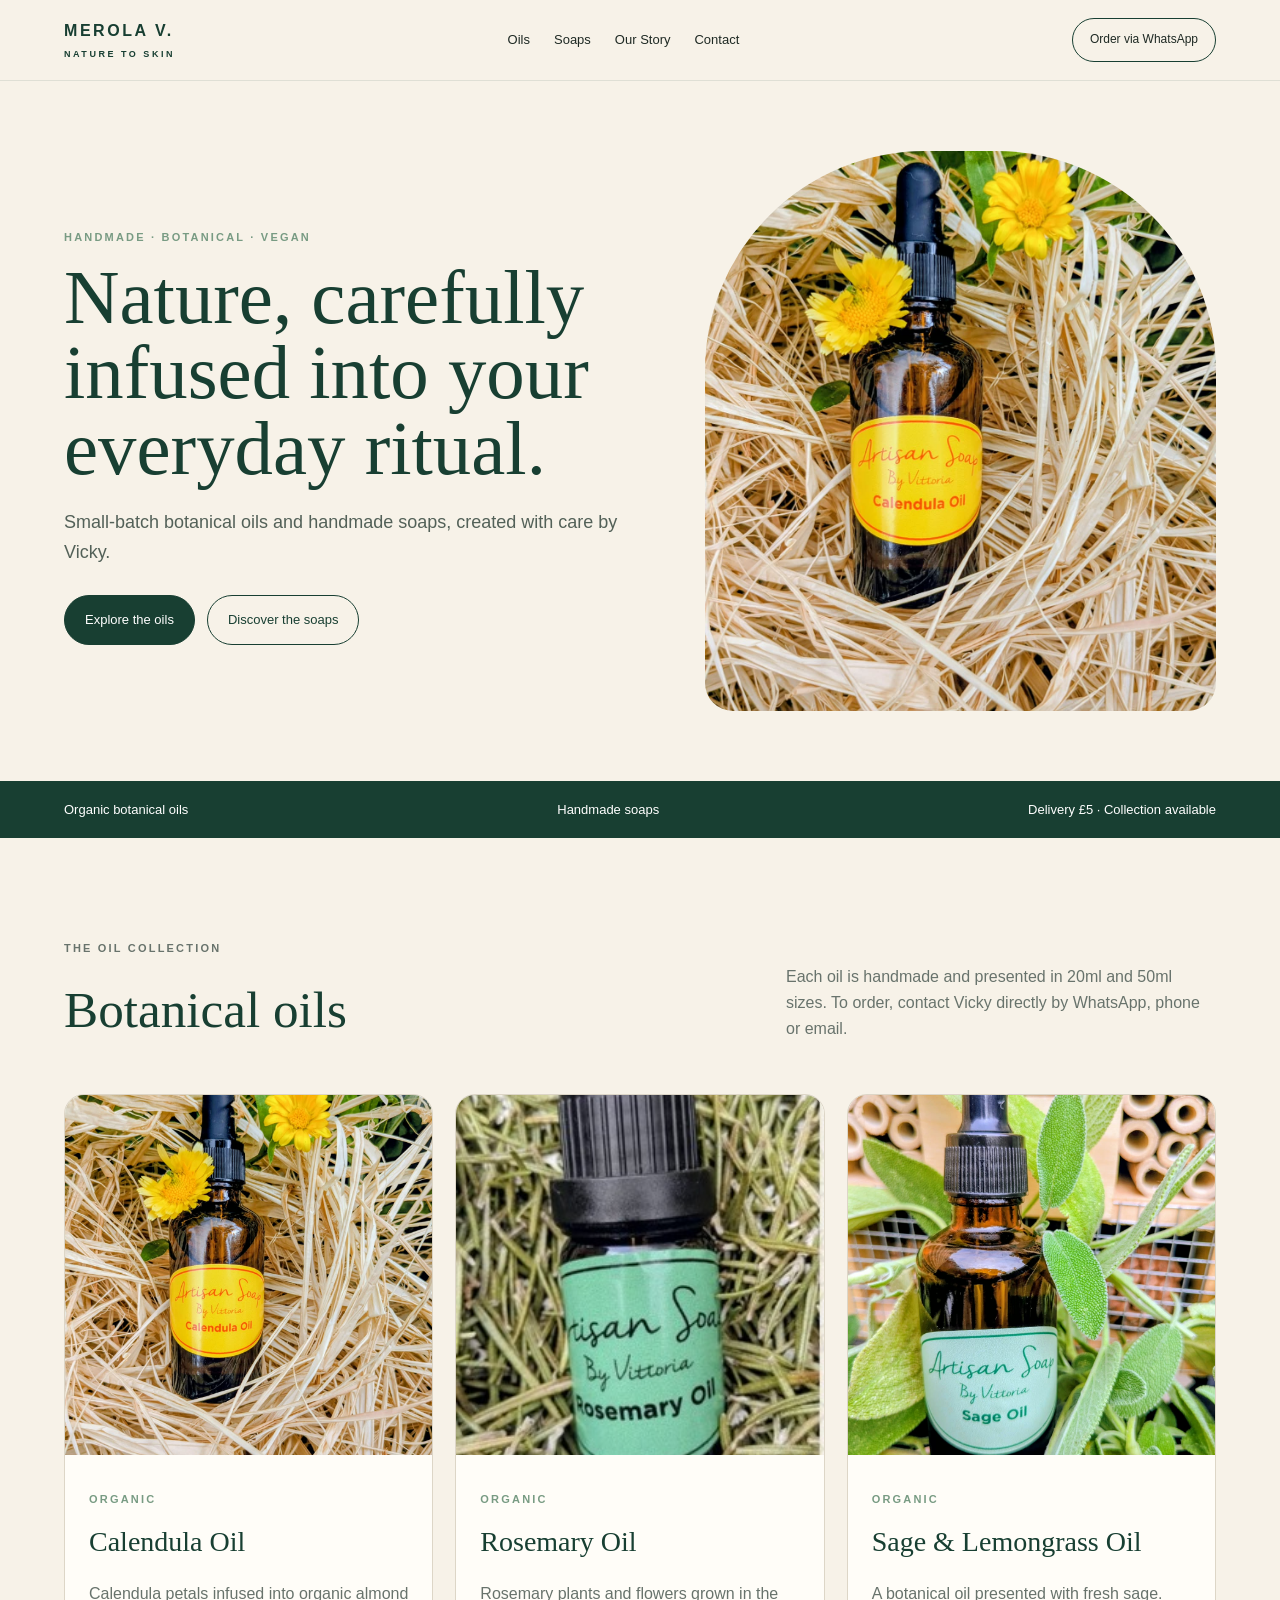
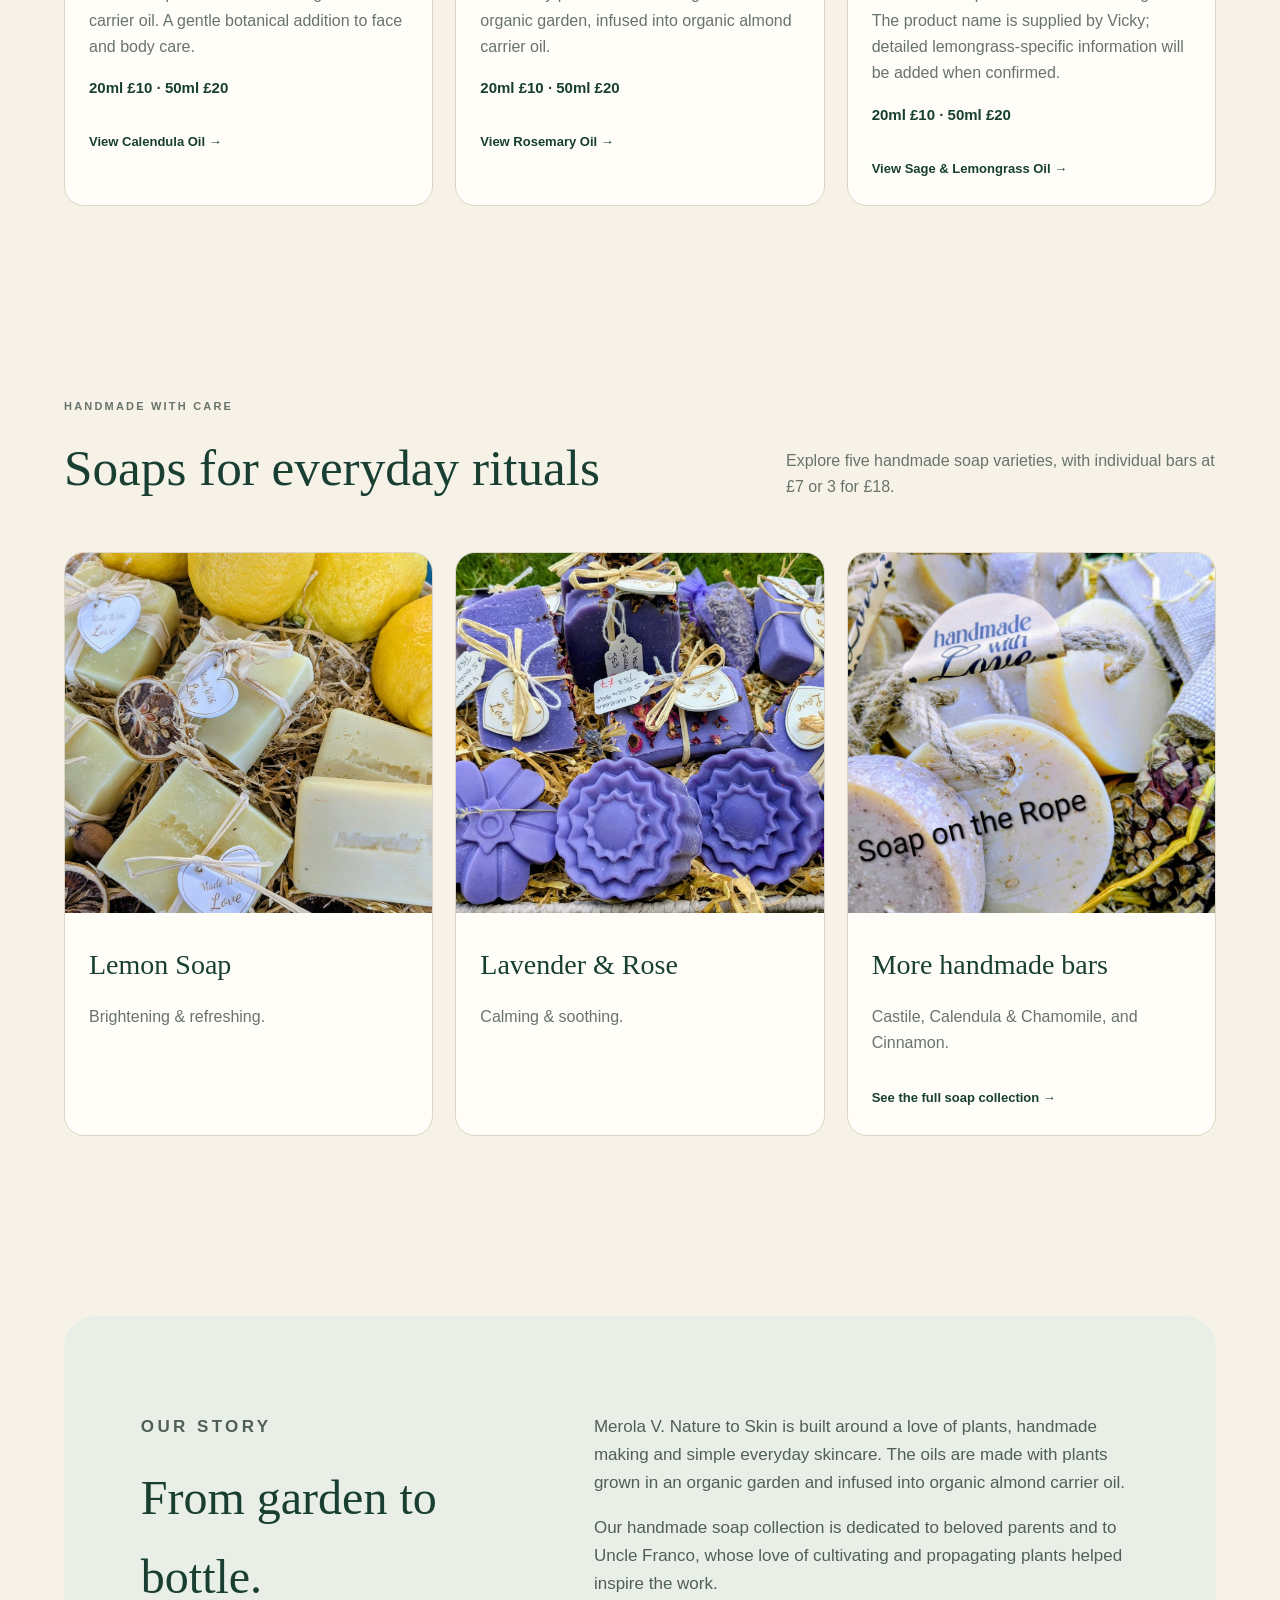
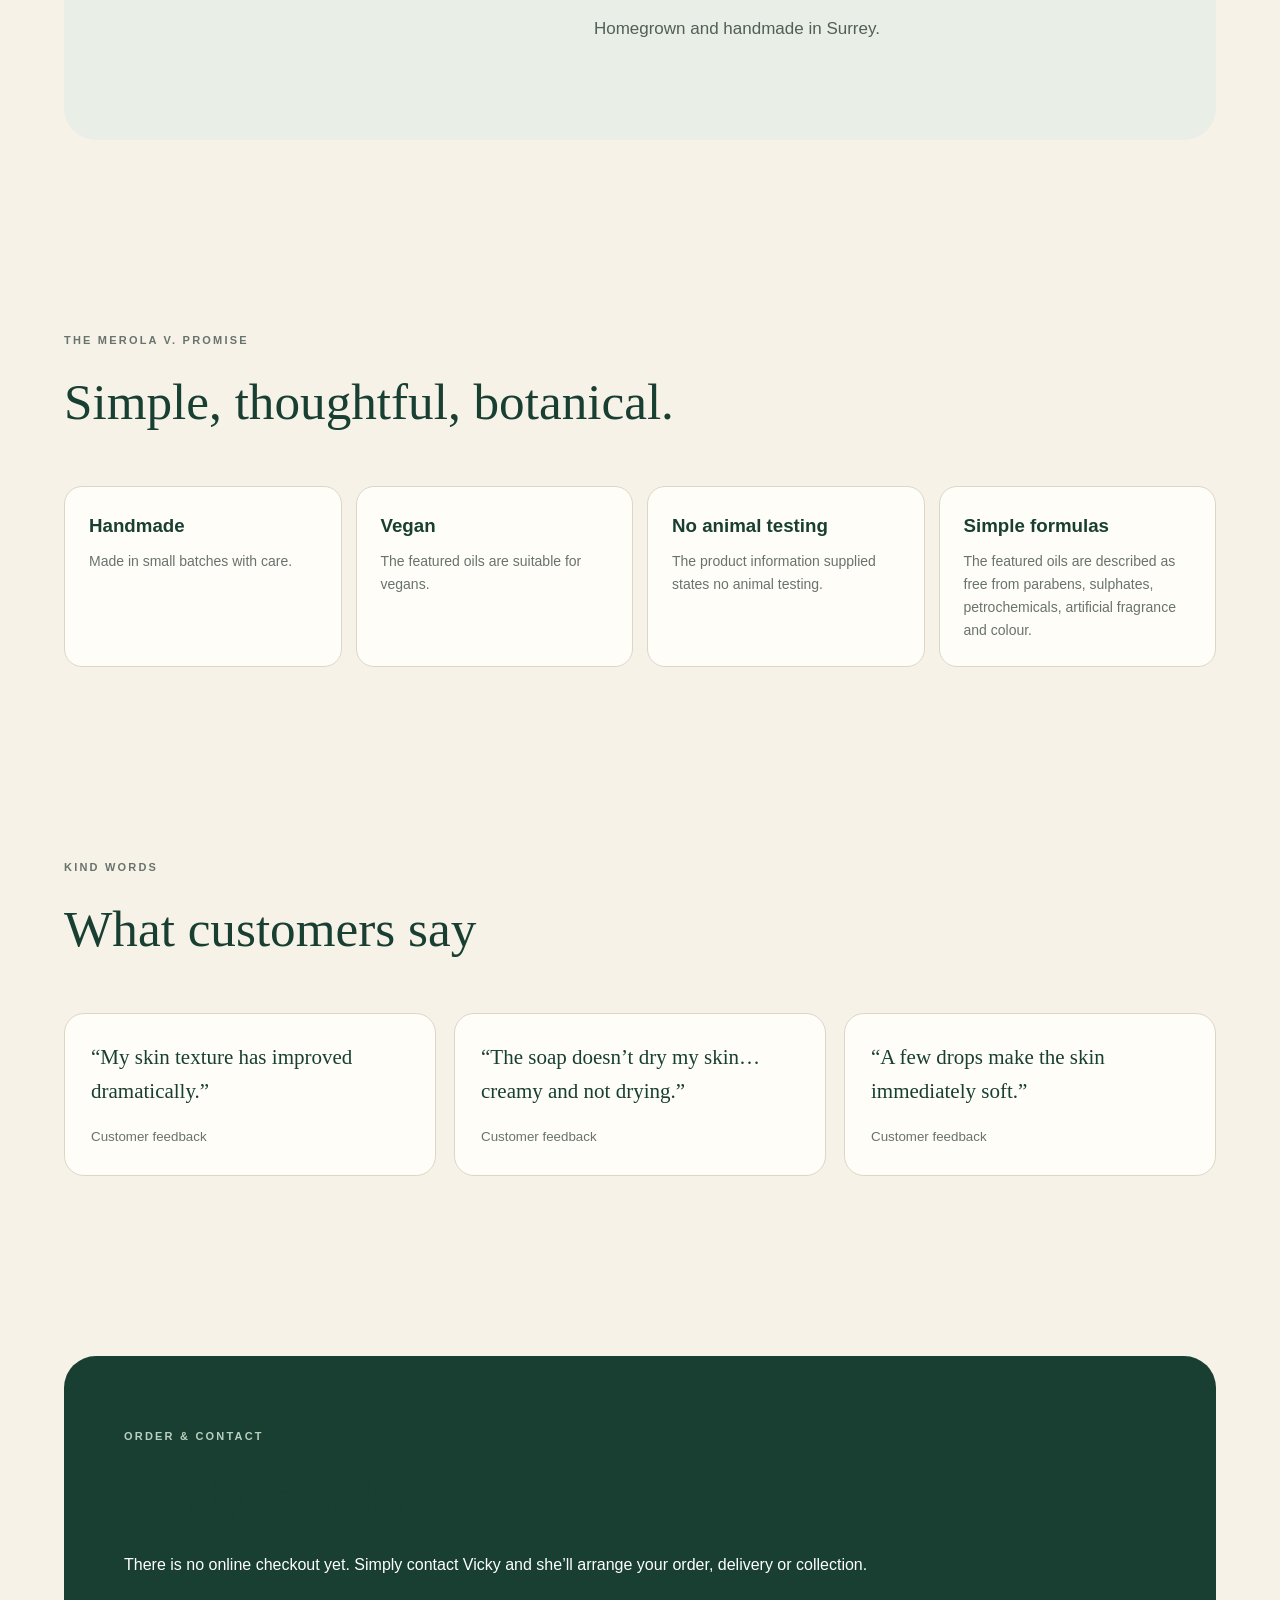
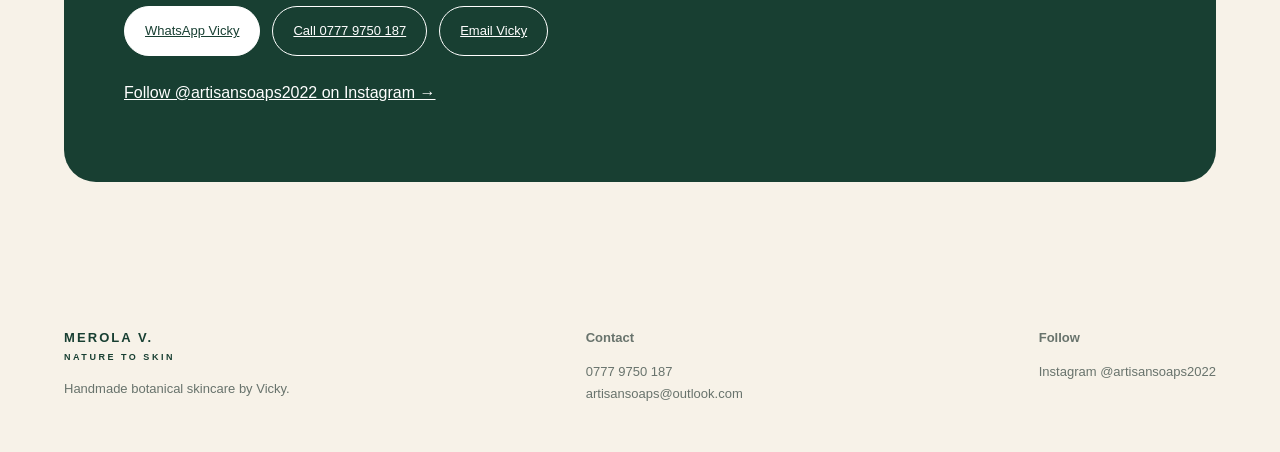
<file: index.html>
<!doctype html><html lang="en"><head><meta charset="utf-8"><meta name="viewport" content="width=device-width,initial-scale=1"><meta name="description" content="Handmade botanical skincare by Merola V. Nature to Skin."><title>Merola V. | Nature to Skin</title><link rel="stylesheet" href="styles.css"></head><body><header class="site-header"><a class="brand" href="index.html"><span>MEROLA V.</span><small>NATURE TO SKIN</small></a><nav class="nav"><a href="index.html#shop">Oils</a><a href="soaps.html">Soaps</a><a href="index.html#story">Our Story</a><a href="index.html#contact">Contact</a></nav><a class="header-cta" href="https://wa.me/447779750187?text=Hello%20Vicky%2C%20I%20would%20like%20to%20place%20an%20order.%20Please%20let%20me%20know%20the%20next%20steps.%20Thank%20you%21">Order via WhatsApp</a></header><main><section class="wrap hero"><div><p class="eyebrow">HANDMADE · BOTANICAL · VEGAN</p><h1>Nature, carefully infused into your everyday ritual.</h1><p class="lead">Small-batch botanical oils and handmade soaps, created with care by Vicky.</p><div class="buttons"><a class="button" href="#shop">Explore the oils</a><a class="button alt" href="soaps.html">Discover the soaps</a></div></div><div class="hero-photo"><img src="calendula-oil.jpg" alt="Organic Calendula Oil with calendula flowers"></div></section><div class="band"><div class="wrap"><span>Organic botanical oils</span><span>Handmade soaps</span><span>Delivery £5 · Collection available</span></div></div>
<section id="shop" class="section wrap"><div class="section-head"><div><p class="eyebrow">THE OIL COLLECTION</p><h2>Botanical oils</h2></div><p>Each oil is handmade and presented in 20ml and 50ml sizes. To order, contact Vicky directly by WhatsApp, phone or email.</p></div><div class="grid3">
<article class="card"><img src="calendula-oil.jpg" alt="Organic Calendula Oil"><div class="card-body"><p class="eyebrow">ORGANIC</p><h3>Calendula Oil</h3><p class="muted">Calendula petals infused into organic almond carrier oil. A gentle botanical addition to face and body care.</p><p class="price">20ml £10 · 50ml £20</p><a class="text-link" href="product-calendula.html">View Calendula Oil →</a></div></article>
<article class="card"><img src="rosemary-oil.jpg" alt="Organic Rosemary Oil"><div class="card-body"><p class="eyebrow">ORGANIC</p><h3>Rosemary Oil</h3><p class="muted">Rosemary plants and flowers grown in the organic garden, infused into organic almond carrier oil.</p><p class="price">20ml £10 · 50ml £20</p><a class="text-link" href="product-rosemary.html">View Rosemary Oil →</a></div></article>
<article class="card"><img src="sage-lemongrass-oil.jpg" alt="Organic Sage and Lemongrass Oil"><div class="card-body"><p class="eyebrow">ORGANIC</p><h3>Sage &amp; Lemongrass Oil</h3><p class="muted">A botanical oil presented with fresh sage. The product name is supplied by Vicky; detailed lemongrass-specific information will be added when confirmed.</p><p class="price">20ml £10 · 50ml £20</p><a class="text-link" href="product-sage-lemongrass.html">View Sage &amp; Lemongrass Oil →</a></div></article>
</div></section>
<section class="section wrap"><div class="section-head"><div><p class="eyebrow">HANDMADE WITH CARE</p><h2>Soaps for everyday rituals</h2></div><p>Explore five handmade soap varieties, with individual bars at £7 or 3 for £18.</p></div><div class="grid3"><article class="card"><img src="lemon-soap.jpg" alt="Handmade Lemon Soap"><div class="card-body"><h3>Lemon Soap</h3><p class="muted">Brightening &amp; refreshing.</p></div></article><article class="card"><img src="lavender-rose-soap.jpg" alt="Handmade Lavender and Rose Soap"><div class="card-body"><h3>Lavender &amp; Rose</h3><p class="muted">Calming &amp; soothing.</p></div></article><article class="card"><img src="soap-rope.jpg" alt="Handmade soap on a rope"><div class="card-body"><h3>More handmade bars</h3><p class="muted">Castile, Calendula &amp; Chamomile, and Cinnamon.</p><a class="text-link" href="soaps.html">See the full soap collection →</a></div></article></div></section>
<section id="story" class="section wrap"><div class="story"><div><p class="eyebrow">OUR STORY</p><h2>From garden to bottle.</h2></div><div><p>Merola V. Nature to Skin is built around a love of plants, handmade making and simple everyday skincare. The oils are made with plants grown in an organic garden and infused into organic almond carrier oil.</p><p>Our handmade soap collection is dedicated to beloved parents and to Uncle Franco, whose love of cultivating and propagating plants helped inspire the work.</p><p class="small">Homegrown and handmade in Surrey.</p></div></div></section>
<section class="section wrap"><div class="section-head"><div><p class="eyebrow">THE MEROLA V. PROMISE</p><h2>Simple, thoughtful, botanical.</h2></div></div><div class="feature-grid"><div class="feature"><h3>Handmade</h3><p>Made in small batches with care.</p></div><div class="feature"><h3>Vegan</h3><p>The featured oils are suitable for vegans.</p></div><div class="feature"><h3>No animal testing</h3><p>The product information supplied states no animal testing.</p></div><div class="feature"><h3>Simple formulas</h3><p>The featured oils are described as free from parabens, sulphates, petrochemicals, artificial fragrance and colour.</p></div></div></section>
<section class="section wrap"><div class="section-head"><div><p class="eyebrow">KIND WORDS</p><h2>What customers say</h2></div></div><div class="testimonials"><div class="quote"><p>“My skin texture has improved dramatically.”</p><small>Customer feedback</small></div><div class="quote"><p>“The soap doesn’t dry my skin… creamy and not drying.”</p><small>Customer feedback</small></div><div class="quote"><p>“A few drops make the skin immediately soft.”</p><small>Customer feedback</small></div></div></section>
<section id="contact" class="section wrap"><div class="contact"><p class="eyebrow" style="color:#b9cfbf">ORDER &amp; CONTACT</p><h2>Ready to order?</h2><p>There is no online checkout yet. Simply contact Vicky and she’ll arrange your order, delivery or collection.</p><div class="buttons"><a class="button" style="background:#fff;color:var(--green);border-color:#fff" href="https://wa.me/447779750187?text=Hello%20Vicky%2C%20I%20would%20like%20to%20place%20an%20order.%20Please%20let%20me%20know%20the%20next%20steps.%20Thank%20you%21">WhatsApp Vicky</a><a class="button alt" style="color:#fff;border-color:#fff" href="tel:+447779750187">Call 0777 9750 187</a><a class="button alt" style="color:#fff;border-color:#fff" href="mailto:artisansoaps@outlook.com">Email Vicky</a></div><p style="margin-top:24px"><a href="https://www.instagram.com/artisansoaps2022/" target="_blank" rel="noopener">Follow @artisansoaps2022 on Instagram →</a></p></div></section></main><footer class="footer wrap"><div><a class="brand" href="index.html"><span>MEROLA V.</span><small>NATURE TO SKIN</small></a><p>Handmade botanical skincare by Vicky.</p></div><div><strong>Contact</strong><p><a href="tel:+447779750187">0777 9750 187</a><br><a href="mailto:artisansoaps@outlook.com">artisansoaps@outlook.com</a></p></div><div><strong>Follow</strong><p><a href="https://www.instagram.com/artisansoaps2022/" target="_blank" rel="noopener">Instagram @artisansoaps2022</a></p></div></footer></body></html>
</file>
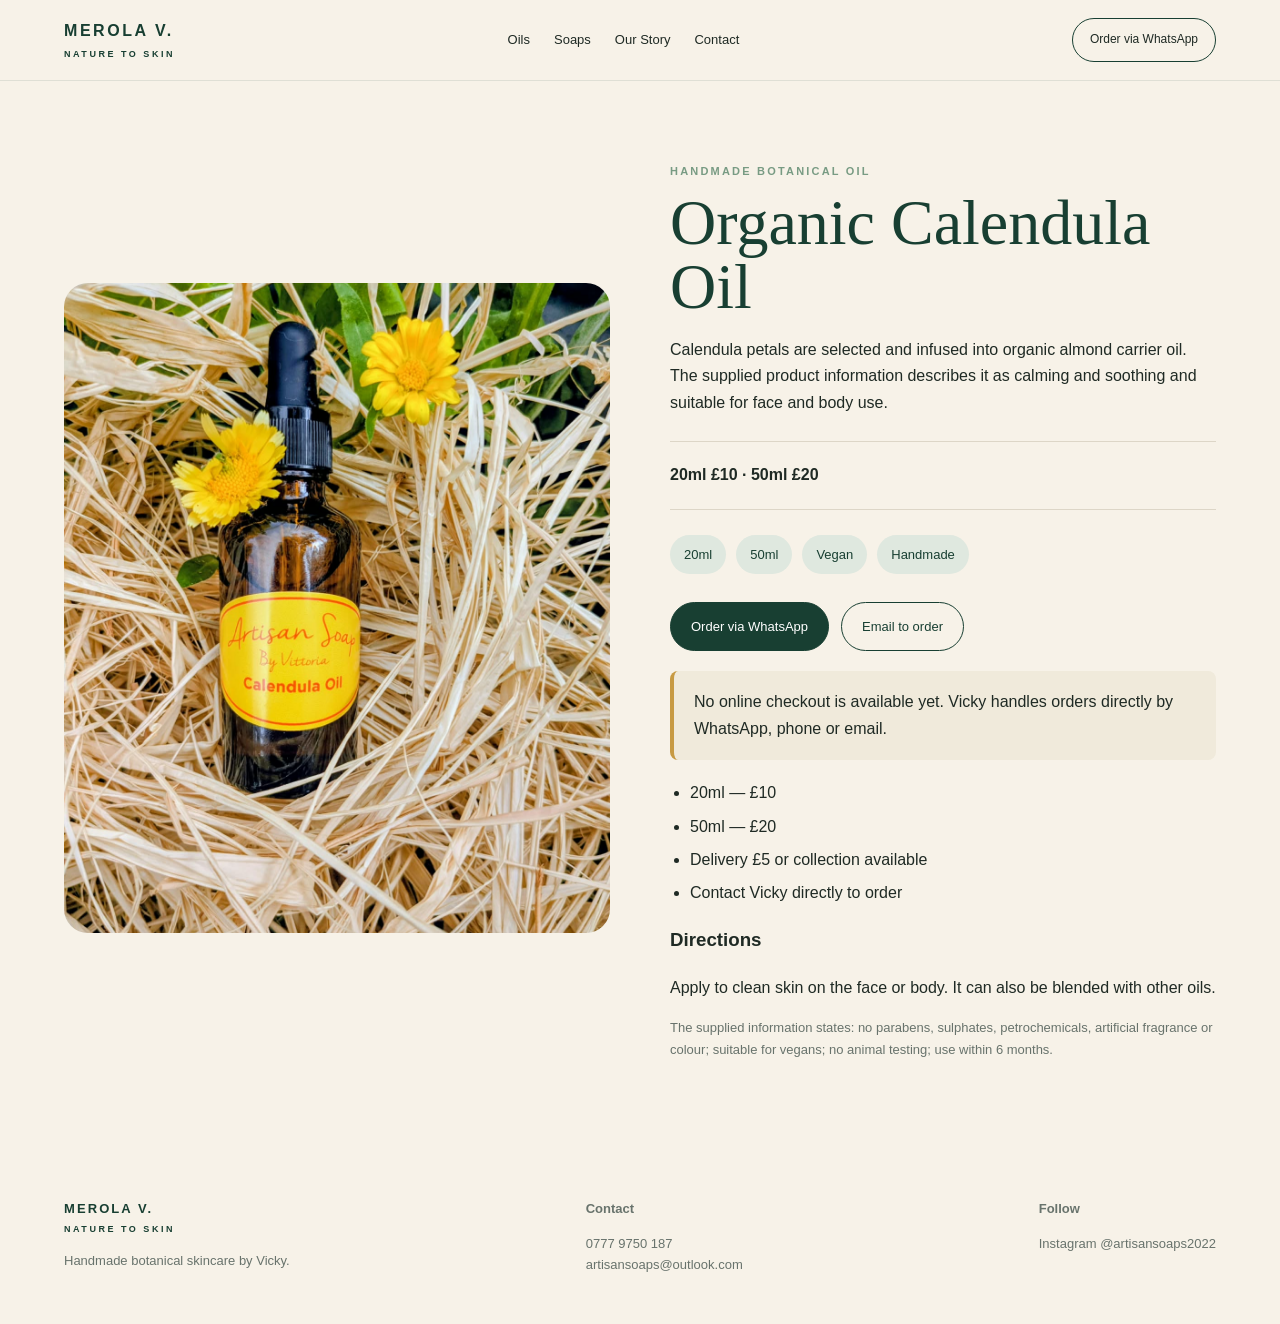
<file: product-calendula.html>
<!doctype html><html lang="en"><head><meta charset="utf-8"><meta name="viewport" content="width=device-width,initial-scale=1"><meta name="description" content="Handmade botanical skincare by Merola V. Nature to Skin."><title>Organic Calendula Oil | Merola V.</title><link rel="stylesheet" href="styles.css"></head><body><header class="site-header"><a class="brand" href="index.html"><span>MEROLA V.</span><small>NATURE TO SKIN</small></a><nav class="nav"><a href="index.html#shop">Oils</a><a href="soaps.html">Soaps</a><a href="index.html#story">Our Story</a><a href="index.html#contact">Contact</a></nav><a class="header-cta" href="https://wa.me/447779750187?text=Hello%20Vicky%2C%20I%20would%20like%20to%20place%20an%20order.%20Please%20let%20me%20know%20the%20next%20steps.%20Thank%20you%21">Order via WhatsApp</a></header><main><section class="wrap product-hero"><div><img src="calendula-oil.jpg" alt="Organic Calendula Oil"></div><div><p class="eyebrow">HANDMADE BOTANICAL OIL</p><h1>Organic Calendula Oil</h1><p class="lead">Calendula petals are selected and infused into organic almond carrier oil. The supplied product information describes it as calming and soothing and suitable for face and body use.</p><div class="price-box"><strong>20ml £10 · 50ml £20</strong></div><div class="sizes"><span class="pill">20ml</span><span class="pill">50ml</span><span class="pill">Vegan</span><span class="pill">Handmade</span></div><div class="buttons"><a class="button" href="https://wa.me/447779750187?text=Hello%20Vicky%2C%20I%20would%20like%20to%20order%20Organic%20Calendula%20Oil.%20Please%20let%20me%20know%20the%20next%20steps.%20Thank%20you%21">Order via WhatsApp</a><a class="button alt" href="mailto:artisansoaps@outlook.com?subject=Order%20enquiry%20%E2%80%94%20Organic%20Calendula%20Oil">Email to order</a></div><div class="notice">No online checkout is available yet. Vicky handles orders directly by WhatsApp, phone or email.</div><ul class="detail-list"><li>20ml — £10</li><li>50ml — £20</li><li>Delivery £5 or collection available</li><li>Contact Vicky directly to order</li></ul><h3>Directions</h3><p>Apply to clean skin on the face or body. It can also be blended with other oils.</p><p class="small">The supplied information states: no parabens, sulphates, petrochemicals, artificial fragrance or colour; suitable for vegans; no animal testing; use within 6 months.</p></div></section></main><footer class="footer wrap"><div><a class="brand" href="index.html"><span>MEROLA V.</span><small>NATURE TO SKIN</small></a><p>Handmade botanical skincare by Vicky.</p></div><div><strong>Contact</strong><p><a href="tel:+447779750187">0777 9750 187</a><br><a href="mailto:artisansoaps@outlook.com">artisansoaps@outlook.com</a></p></div><div><strong>Follow</strong><p><a href="https://www.instagram.com/artisansoaps2022/" target="_blank" rel="noopener">Instagram @artisansoaps2022</a></p></div></footer></body></html>
</file>
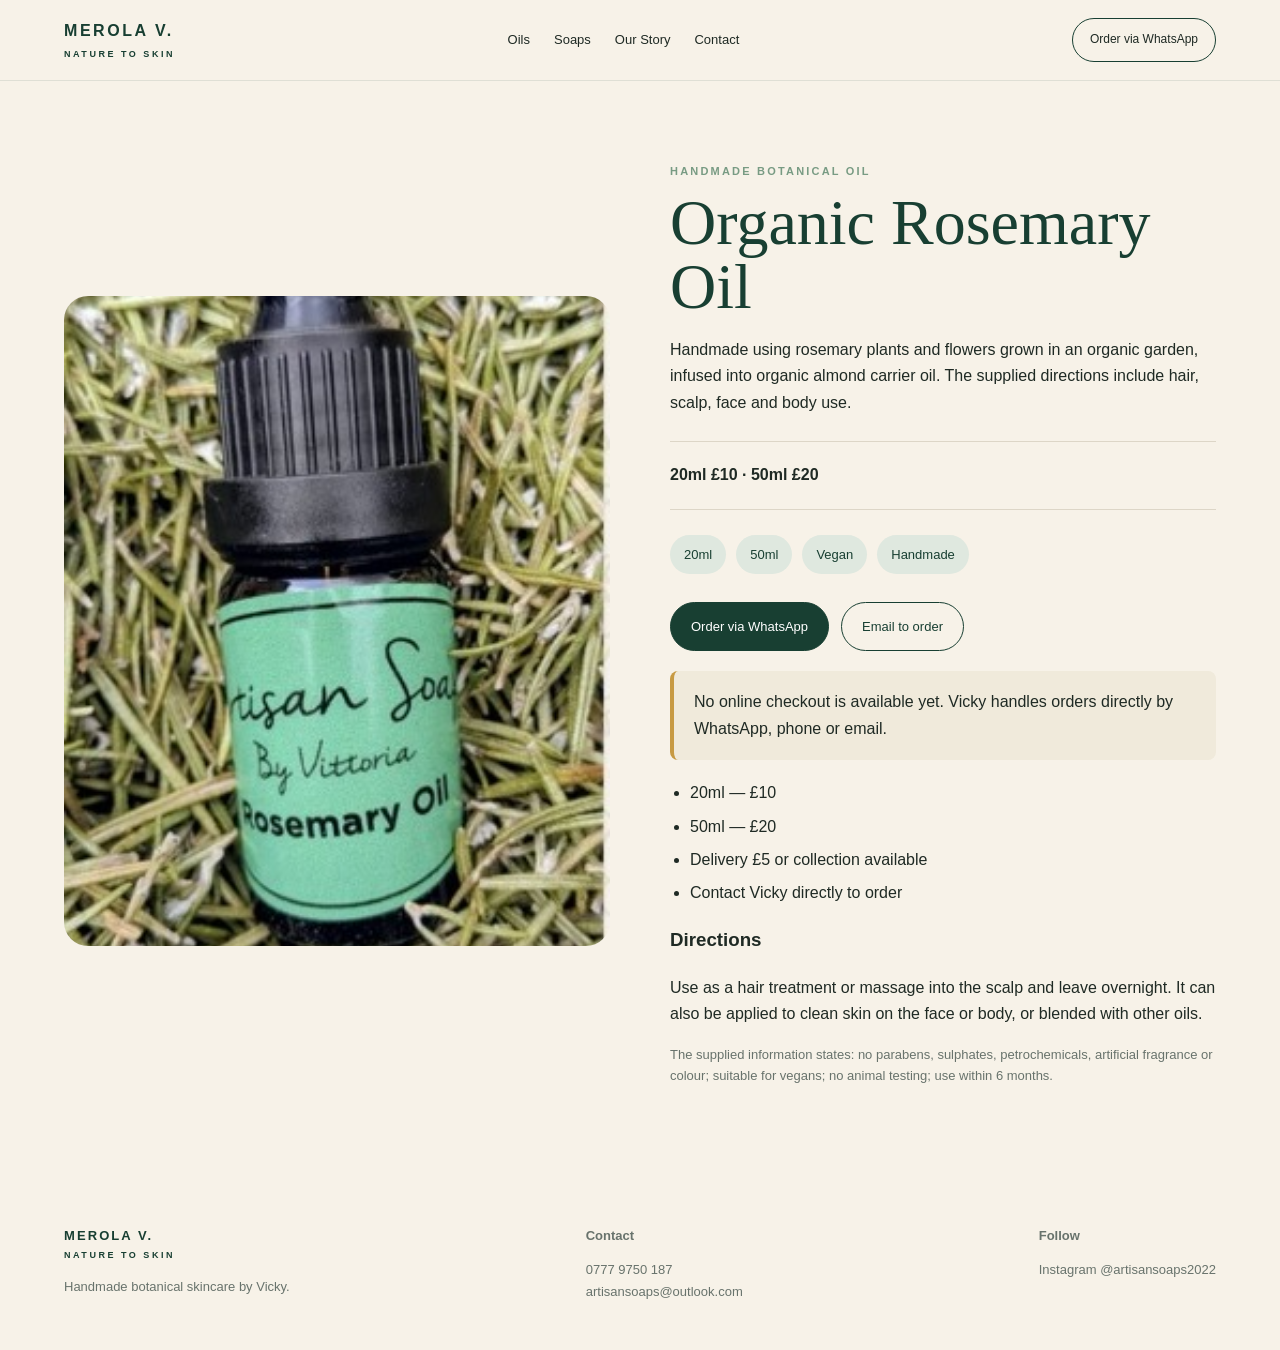
<file: product-rosemary.html>
<!doctype html><html lang="en"><head><meta charset="utf-8"><meta name="viewport" content="width=device-width,initial-scale=1"><meta name="description" content="Handmade botanical skincare by Merola V. Nature to Skin."><title>Organic Rosemary Oil | Merola V.</title><link rel="stylesheet" href="styles.css"></head><body><header class="site-header"><a class="brand" href="index.html"><span>MEROLA V.</span><small>NATURE TO SKIN</small></a><nav class="nav"><a href="index.html#shop">Oils</a><a href="soaps.html">Soaps</a><a href="index.html#story">Our Story</a><a href="index.html#contact">Contact</a></nav><a class="header-cta" href="https://wa.me/447779750187?text=Hello%20Vicky%2C%20I%20would%20like%20to%20place%20an%20order.%20Please%20let%20me%20know%20the%20next%20steps.%20Thank%20you%21">Order via WhatsApp</a></header><main><section class="wrap product-hero"><div><img src="rosemary-oil.jpg" alt="Organic Rosemary Oil"></div><div><p class="eyebrow">HANDMADE BOTANICAL OIL</p><h1>Organic Rosemary Oil</h1><p class="lead">Handmade using rosemary plants and flowers grown in an organic garden, infused into organic almond carrier oil. The supplied directions include hair, scalp, face and body use.</p><div class="price-box"><strong>20ml £10 · 50ml £20</strong></div><div class="sizes"><span class="pill">20ml</span><span class="pill">50ml</span><span class="pill">Vegan</span><span class="pill">Handmade</span></div><div class="buttons"><a class="button" href="https://wa.me/447779750187?text=Hello%20Vicky%2C%20I%20would%20like%20to%20order%20Organic%20Rosemary%20Oil.%20Please%20let%20me%20know%20the%20next%20steps.%20Thank%20you%21">Order via WhatsApp</a><a class="button alt" href="mailto:artisansoaps@outlook.com?subject=Order%20enquiry%20%E2%80%94%20Organic%20Rosemary%20Oil">Email to order</a></div><div class="notice">No online checkout is available yet. Vicky handles orders directly by WhatsApp, phone or email.</div><ul class="detail-list"><li>20ml — £10</li><li>50ml — £20</li><li>Delivery £5 or collection available</li><li>Contact Vicky directly to order</li></ul><h3>Directions</h3><p>Use as a hair treatment or massage into the scalp and leave overnight. It can also be applied to clean skin on the face or body, or blended with other oils.</p><p class="small">The supplied information states: no parabens, sulphates, petrochemicals, artificial fragrance or colour; suitable for vegans; no animal testing; use within 6 months.</p></div></section></main><footer class="footer wrap"><div><a class="brand" href="index.html"><span>MEROLA V.</span><small>NATURE TO SKIN</small></a><p>Handmade botanical skincare by Vicky.</p></div><div><strong>Contact</strong><p><a href="tel:+447779750187">0777 9750 187</a><br><a href="mailto:artisansoaps@outlook.com">artisansoaps@outlook.com</a></p></div><div><strong>Follow</strong><p><a href="https://www.instagram.com/artisansoaps2022/" target="_blank" rel="noopener">Instagram @artisansoaps2022</a></p></div></footer></body></html>
</file>
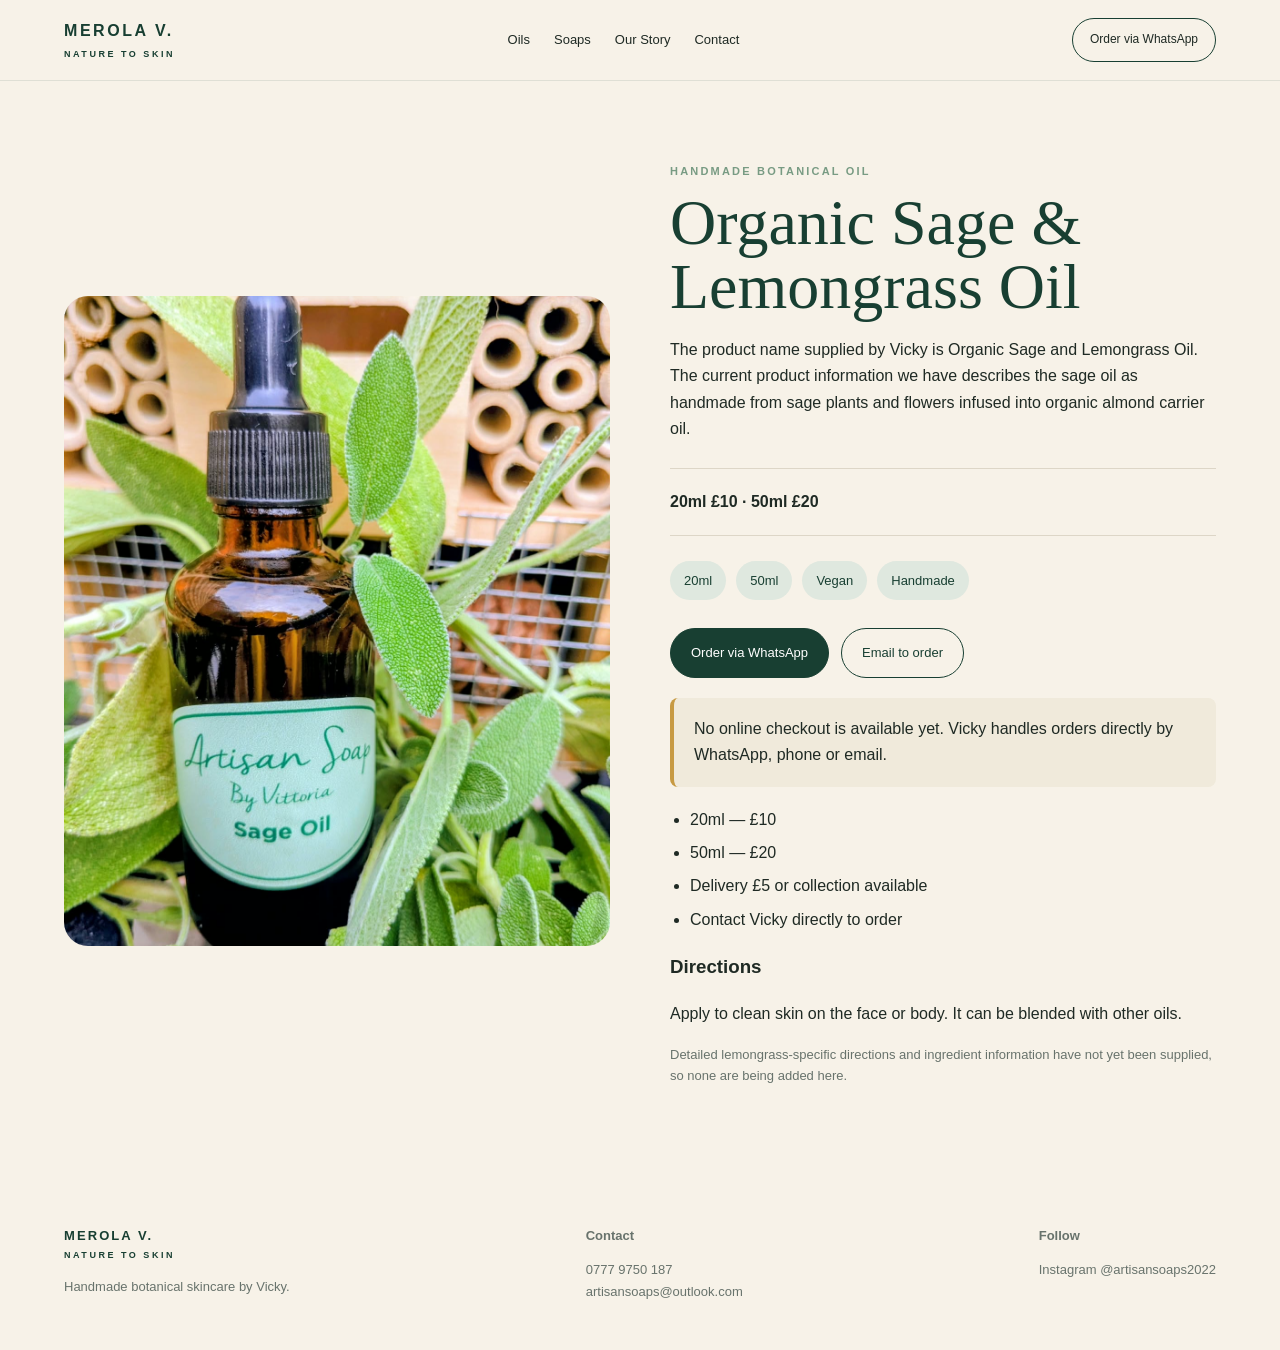
<file: product-sage-lemongrass.html>
<!doctype html><html lang="en"><head><meta charset="utf-8"><meta name="viewport" content="width=device-width,initial-scale=1"><meta name="description" content="Handmade botanical skincare by Merola V. Nature to Skin."><title>Organic Sage & Lemongrass Oil | Merola V.</title><link rel="stylesheet" href="styles.css"></head><body><header class="site-header"><a class="brand" href="index.html"><span>MEROLA V.</span><small>NATURE TO SKIN</small></a><nav class="nav"><a href="index.html#shop">Oils</a><a href="soaps.html">Soaps</a><a href="index.html#story">Our Story</a><a href="index.html#contact">Contact</a></nav><a class="header-cta" href="https://wa.me/447779750187?text=Hello%20Vicky%2C%20I%20would%20like%20to%20place%20an%20order.%20Please%20let%20me%20know%20the%20next%20steps.%20Thank%20you%21">Order via WhatsApp</a></header><main><section class="wrap product-hero"><div><img src="sage-lemongrass-oil.jpg" alt="Organic Sage & Lemongrass Oil"></div><div><p class="eyebrow">HANDMADE BOTANICAL OIL</p><h1>Organic Sage & Lemongrass Oil</h1><p class="lead">The product name supplied by Vicky is Organic Sage and Lemongrass Oil. The current product information we have describes the sage oil as handmade from sage plants and flowers infused into organic almond carrier oil.</p><div class="price-box"><strong>20ml £10 · 50ml £20</strong></div><div class="sizes"><span class="pill">20ml</span><span class="pill">50ml</span><span class="pill">Vegan</span><span class="pill">Handmade</span></div><div class="buttons"><a class="button" href="https://wa.me/447779750187?text=Hello%20Vicky%2C%20I%20would%20like%20to%20order%20Organic%20Sage%20%26%20Lemongrass%20Oil.%20Please%20let%20me%20know%20the%20next%20steps.%20Thank%20you%21">Order via WhatsApp</a><a class="button alt" href="mailto:artisansoaps@outlook.com?subject=Order%20enquiry%20%E2%80%94%20Organic%20Sage%20%26%20Lemongrass%20Oil">Email to order</a></div><div class="notice">No online checkout is available yet. Vicky handles orders directly by WhatsApp, phone or email.</div><ul class="detail-list"><li>20ml — £10</li><li>50ml — £20</li><li>Delivery £5 or collection available</li><li>Contact Vicky directly to order</li></ul><h3>Directions</h3><p>Apply to clean skin on the face or body. It can be blended with other oils.</p><p class="small">Detailed lemongrass-specific directions and ingredient information have not yet been supplied, so none are being added here.</p></div></section></main><footer class="footer wrap"><div><a class="brand" href="index.html"><span>MEROLA V.</span><small>NATURE TO SKIN</small></a><p>Handmade botanical skincare by Vicky.</p></div><div><strong>Contact</strong><p><a href="tel:+447779750187">0777 9750 187</a><br><a href="mailto:artisansoaps@outlook.com">artisansoaps@outlook.com</a></p></div><div><strong>Follow</strong><p><a href="https://www.instagram.com/artisansoaps2022/" target="_blank" rel="noopener">Instagram @artisansoaps2022</a></p></div></footer></body></html>
</file>
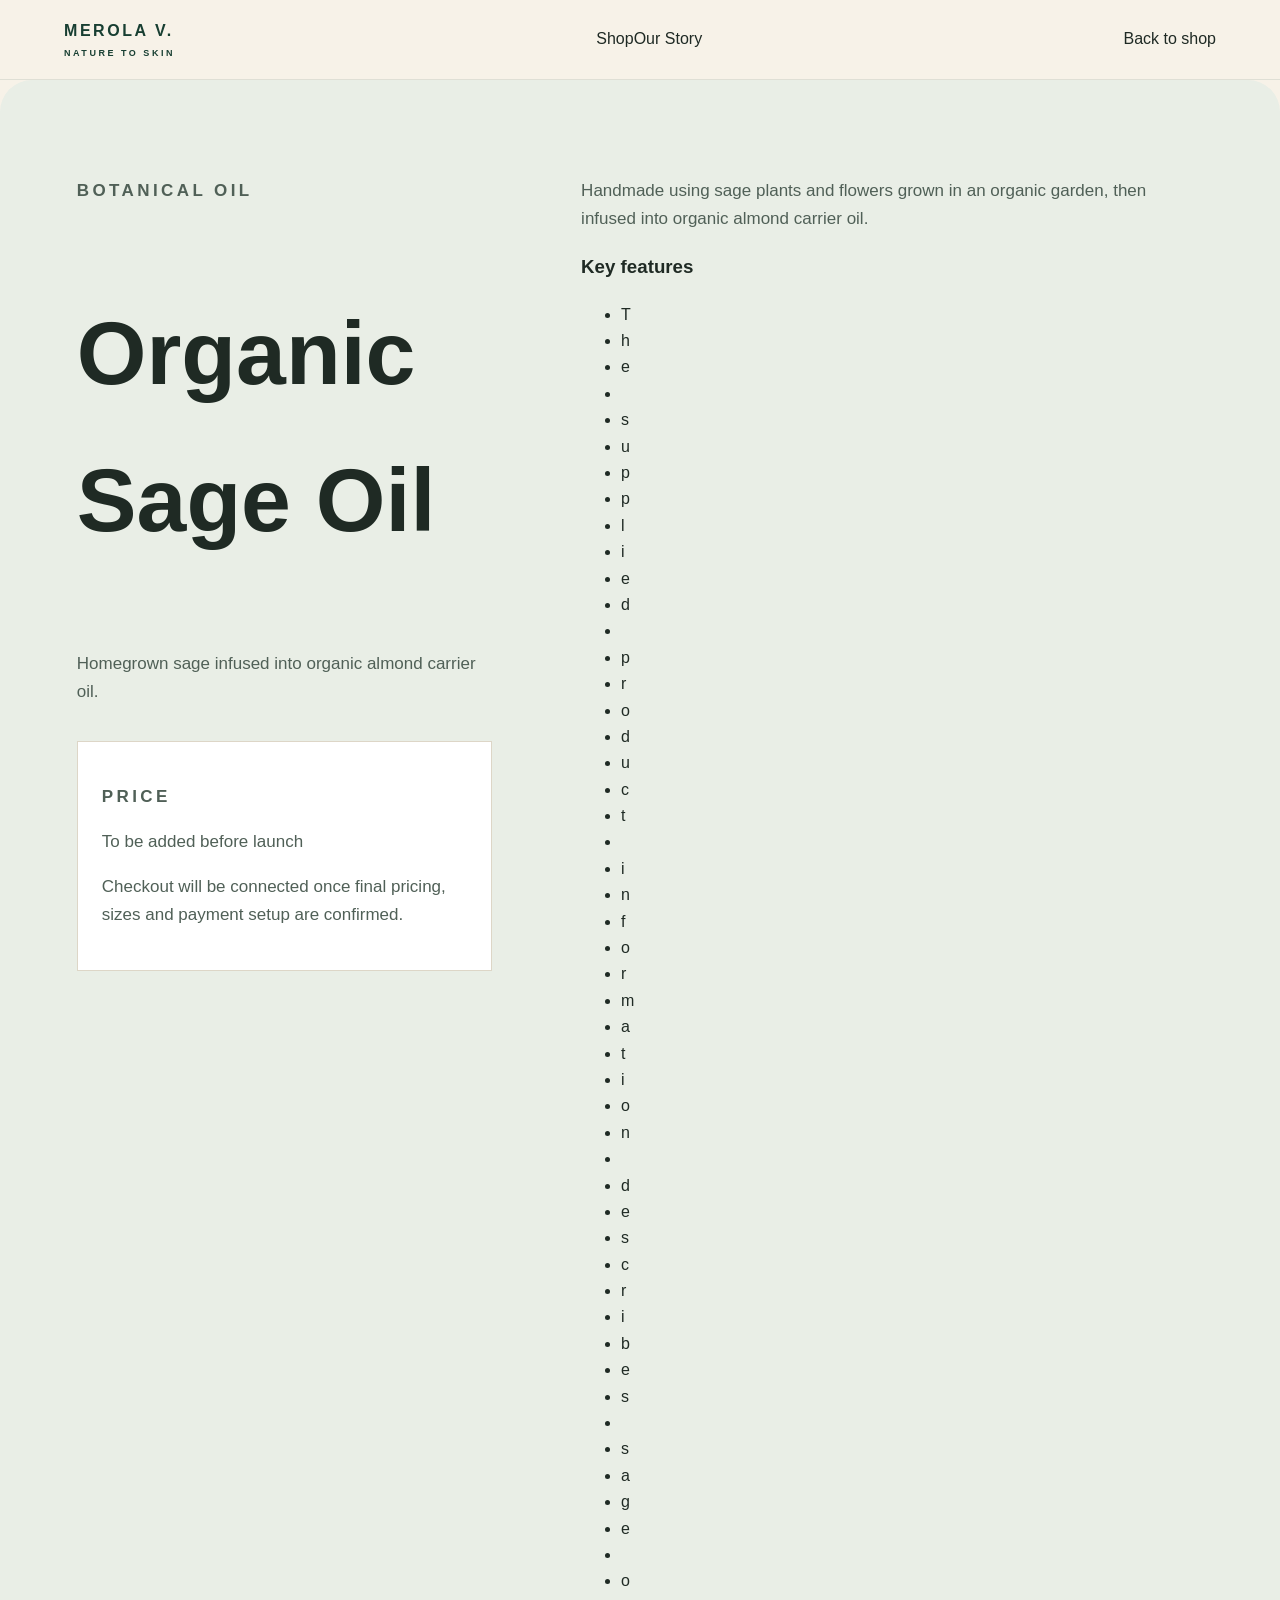
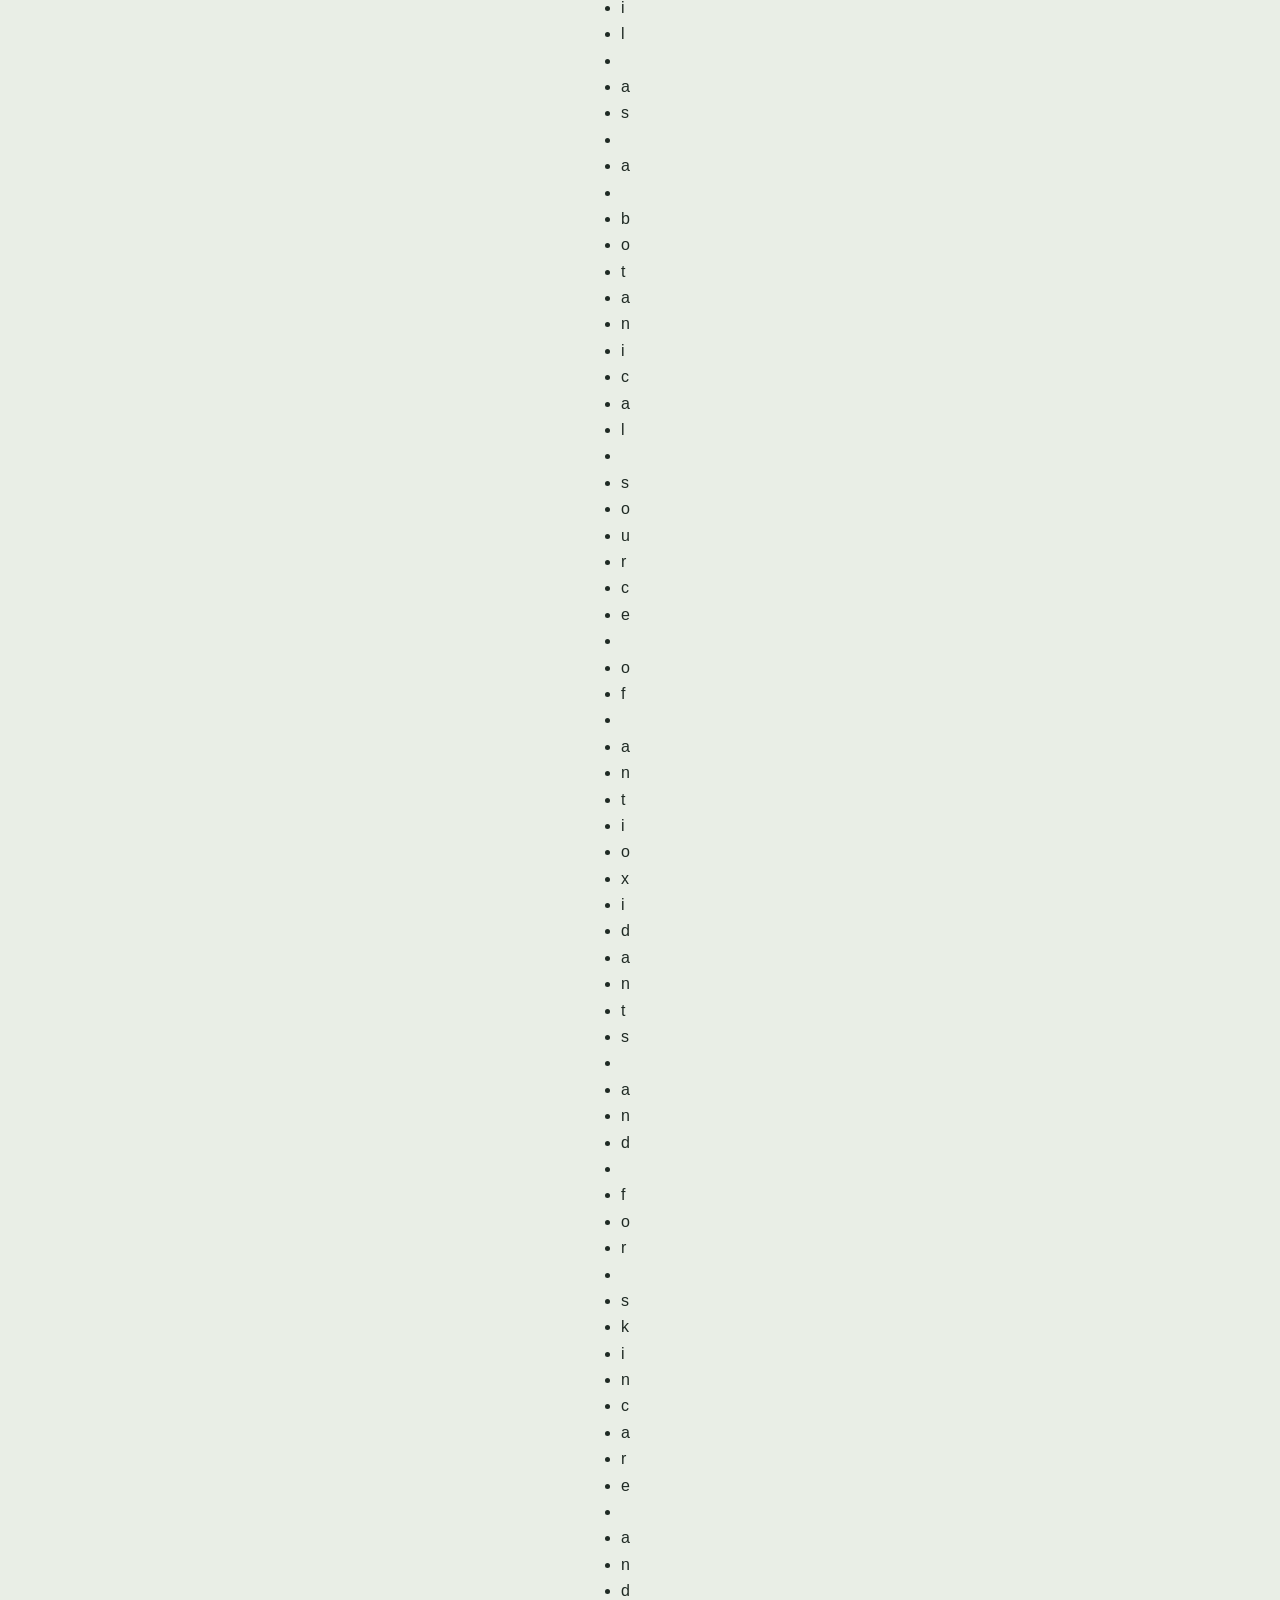
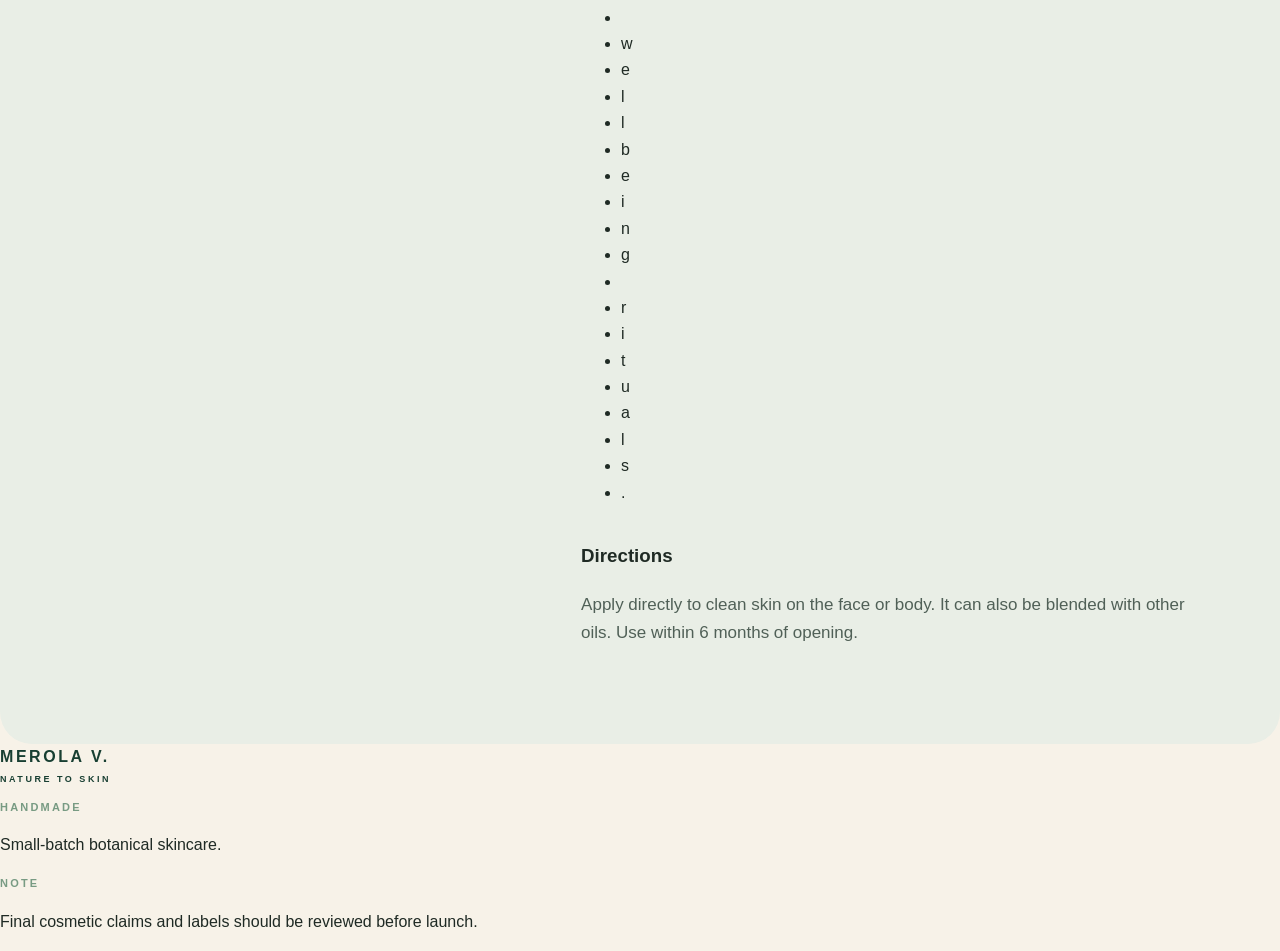
<file: product-sage.html>
<!doctype html><html lang="en"><head><meta charset="utf-8"><meta name="viewport" content="width=device-width,initial-scale=1"><title>Organic Sage Oil | Merola V.</title><link rel="stylesheet" href="styles.css"></head><body><header class="site-header"><a class="brand" href="index.html"><span>MEROLA V.</span><small>NATURE TO SKIN</small></a><nav><a href="index.html#shop">Shop</a><a href="index.html#story">Our Story</a></nav><a class="bag" href="index.html#shop">Back to shop</a></header><main><section class="story" style="min-height:70vh"><div><p class="eyebrow">BOTANICAL OIL</p><h1 style="font-size:clamp(55px,7vw,90px)">Organic Sage Oil</h1><p>Homegrown sage infused into organic almond carrier oil.</p><div style="margin-top:35px;padding:24px;border:1px solid var(--line);background:#fff"><p class="eyebrow">PRICE</p><p>To be added before launch</p><p class="small">Checkout will be connected once final pricing, sizes and payment setup are confirmed.</p></div></div><div><p>Handmade using sage plants and flowers grown in an organic garden, then infused into organic almond carrier oil.</p><h3>Key features</h3><ul><li>T</li><li>h</li><li>e</li><li> </li><li>s</li><li>u</li><li>p</li><li>p</li><li>l</li><li>i</li><li>e</li><li>d</li><li> </li><li>p</li><li>r</li><li>o</li><li>d</li><li>u</li><li>c</li><li>t</li><li> </li><li>i</li><li>n</li><li>f</li><li>o</li><li>r</li><li>m</li><li>a</li><li>t</li><li>i</li><li>o</li><li>n</li><li> </li><li>d</li><li>e</li><li>s</li><li>c</li><li>r</li><li>i</li><li>b</li><li>e</li><li>s</li><li> </li><li>s</li><li>a</li><li>g</li><li>e</li><li> </li><li>o</li><li>i</li><li>l</li><li> </li><li>a</li><li>s</li><li> </li><li>a</li><li> </li><li>b</li><li>o</li><li>t</li><li>a</li><li>n</li><li>i</li><li>c</li><li>a</li><li>l</li><li> </li><li>s</li><li>o</li><li>u</li><li>r</li><li>c</li><li>e</li><li> </li><li>o</li><li>f</li><li> </li><li>a</li><li>n</li><li>t</li><li>i</li><li>o</li><li>x</li><li>i</li><li>d</li><li>a</li><li>n</li><li>t</li><li>s</li><li> </li><li>a</li><li>n</li><li>d</li><li> </li><li>f</li><li>o</li><li>r</li><li> </li><li>s</li><li>k</li><li>i</li><li>n</li><li>c</li><li>a</li><li>r</li><li>e</li><li> </li><li>a</li><li>n</li><li>d</li><li> </li><li>w</li><li>e</li><li>l</li><li>l</li><li>b</li><li>e</li><li>i</li><li>n</li><li>g</li><li> </li><li>r</li><li>i</li><li>t</li><li>u</li><li>a</li><li>l</li><li>s</li><li>.</li></ul><h3 style="margin-top:35px">Directions</h3><p>Apply directly to clean skin on the face or body. It can also be blended with other oils. Use within 6 months of opening.</p></div></section></main><footer><div><a class="brand" href="index.html"><span>MEROLA V.</span><small>NATURE TO SKIN</small></a></div><div><p class="eyebrow">HANDMADE</p><p>Small-batch botanical skincare.</p></div><div><p class="eyebrow">NOTE</p><p>Final cosmetic claims and labels should be reviewed before launch.</p></div></footer></body></html>
</file>
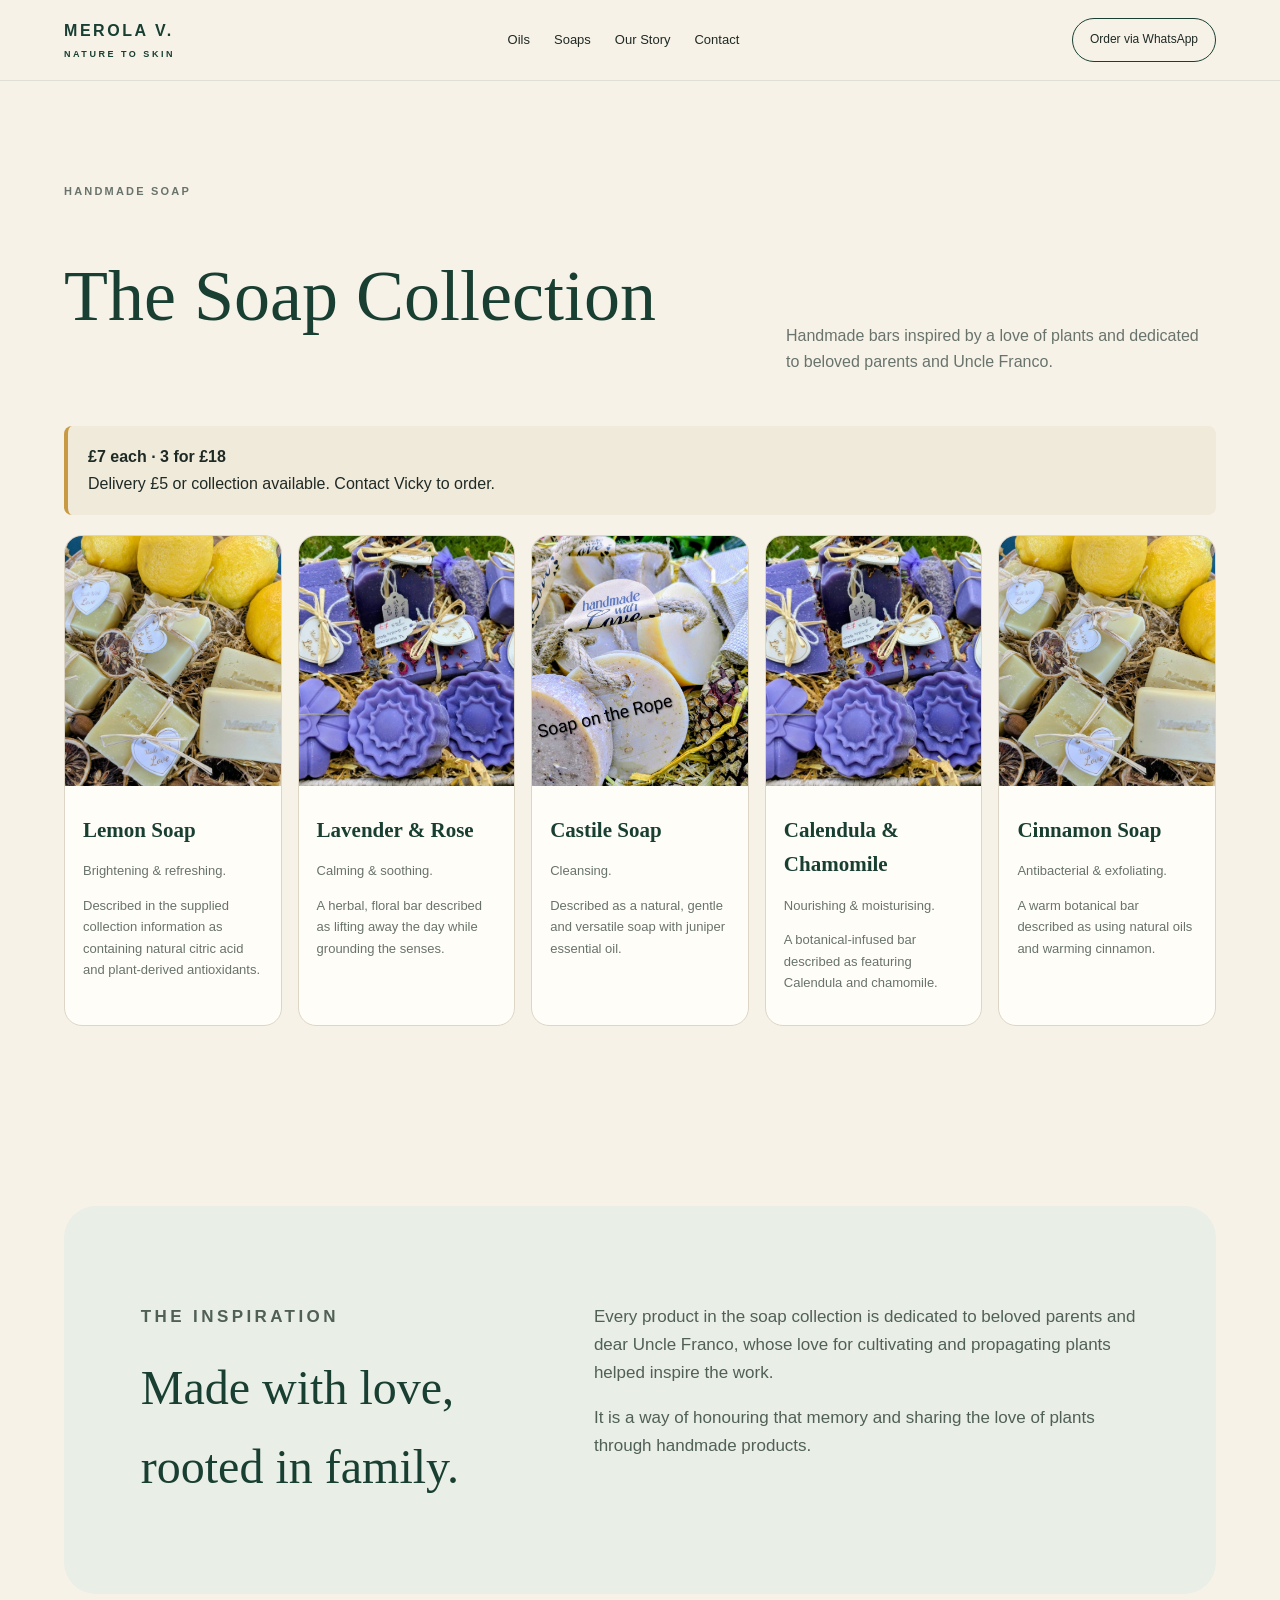
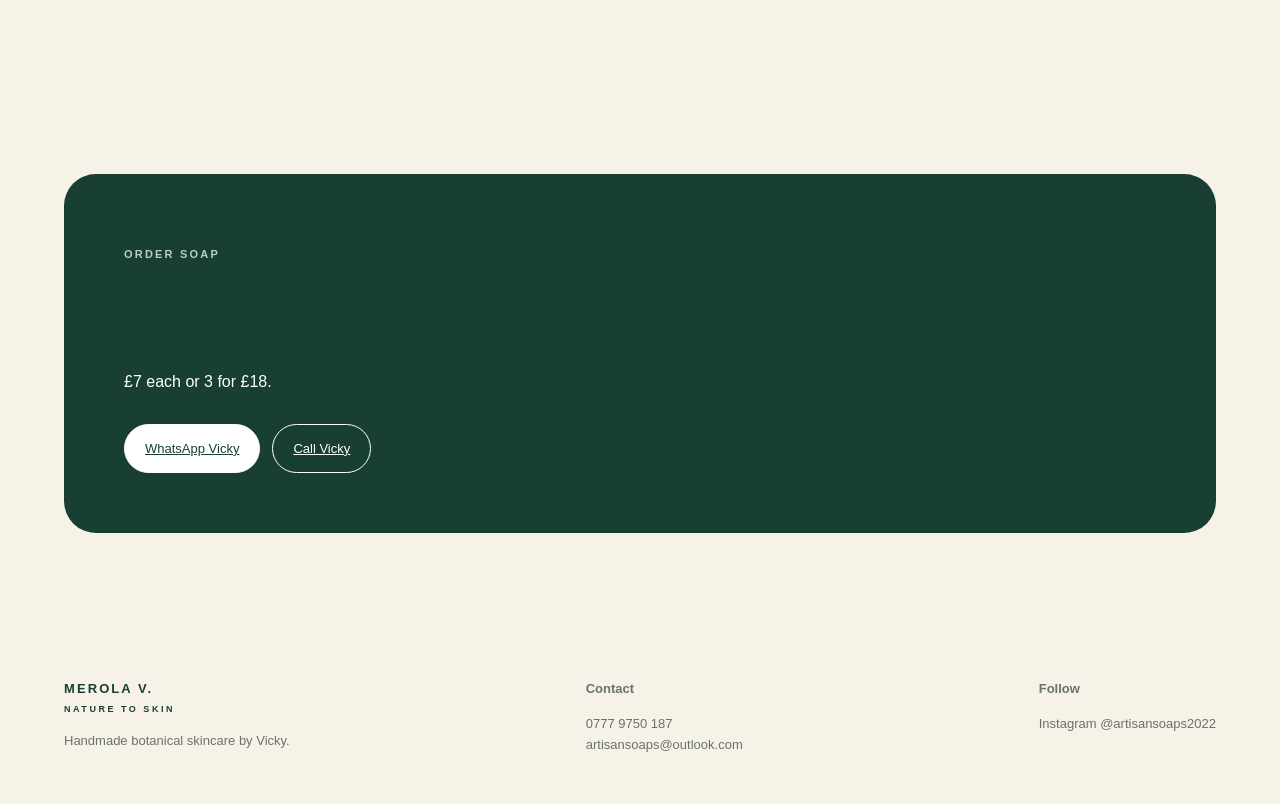
<file: soaps.html>
<!doctype html><html lang="en"><head><meta charset="utf-8"><meta name="viewport" content="width=device-width,initial-scale=1"><meta name="description" content="Handmade botanical skincare by Merola V. Nature to Skin."><title>Handmade Soap Collection | Merola V.</title><link rel="stylesheet" href="styles.css"></head><body><header class="site-header"><a class="brand" href="index.html"><span>MEROLA V.</span><small>NATURE TO SKIN</small></a><nav class="nav"><a href="index.html#shop">Oils</a><a href="soaps.html">Soaps</a><a href="index.html#story">Our Story</a><a href="index.html#contact">Contact</a></nav><a class="header-cta" href="https://wa.me/447779750187?text=Hello%20Vicky%2C%20I%20would%20like%20to%20place%20an%20order.%20Please%20let%20me%20know%20the%20next%20steps.%20Thank%20you%21">Order via WhatsApp</a></header><main><section class="section wrap"><div class="section-head"><div><p class="eyebrow">HANDMADE SOAP</p><h1 style="font-family:Georgia,serif;color:var(--green);font-size:clamp(44px,6vw,72px);font-weight:500;line-height:1">The Soap Collection</h1></div><p>Handmade bars inspired by a love of plants and dedicated to beloved parents and Uncle Franco.</p></div><div class="notice"><strong>£7 each · 3 for £18</strong><br>Delivery £5 or collection available. Contact Vicky to order.</div><div class="soap-grid">
<article class="soap-card"><img src="lemon-soap.jpg" alt="Lemon handmade soap"><div><h3>Lemon Soap</h3><p class="small">Brightening &amp; refreshing.</p><p class="small">Described in the supplied collection information as containing natural citric acid and plant-derived antioxidants.</p></div></article>
<article class="soap-card"><img src="lavender-rose-soap.jpg" alt="Lavender and Rose handmade soap"><div><h3>Lavender &amp; Rose</h3><p class="small">Calming &amp; soothing.</p><p class="small">A herbal, floral bar described as lifting away the day while grounding the senses.</p></div></article>
<article class="soap-card"><img src="soap-rope.jpg" alt="Handmade soap presentation"><div><h3>Castile Soap</h3><p class="small">Cleansing.</p><p class="small">Described as a natural, gentle and versatile soap with juniper essential oil.</p></div></article>
<article class="soap-card"><img src="lavender-rose-soap.jpg" alt="Handmade botanical soap"><div><h3>Calendula &amp; Chamomile</h3><p class="small">Nourishing &amp; moisturising.</p><p class="small">A botanical-infused bar described as featuring Calendula and chamomile.</p></div></article>
<article class="soap-card"><img src="lemon-soap.jpg" alt="Handmade cinnamon soap collection"><div><h3>Cinnamon Soap</h3><p class="small">Antibacterial &amp; exfoliating.</p><p class="small">A warm botanical bar described as using natural oils and warming cinnamon.</p></div></article>
</div></section><section class="section wrap"><div class="story"><div><p class="eyebrow">THE INSPIRATION</p><h2>Made with love, rooted in family.</h2></div><div><p>Every product in the soap collection is dedicated to beloved parents and dear Uncle Franco, whose love for cultivating and propagating plants helped inspire the work.</p><p>It is a way of honouring that memory and sharing the love of plants through handmade products.</p></div></div></section><section class="section wrap"><div class="contact"><p class="eyebrow" style="color:#b9cfbf">ORDER SOAP</p><h2>Choose your bars.</h2><p>£7 each or 3 for £18.</p><div class="buttons"><a class="button" style="background:#fff;color:var(--green);border-color:#fff" href="https://wa.me/447779750187?text=Hello%20Vicky%2C%20I%20would%20like%20to%20order%20the%20handmade%20soaps%20you%20would%20like.%20Please%20let%20me%20know%20the%20next%20steps.%20Thank%20you%21">WhatsApp Vicky</a><a class="button alt" style="color:#fff;border-color:#fff" href="tel:+447779750187">Call Vicky</a></div></div></section></main><footer class="footer wrap"><div><a class="brand" href="index.html"><span>MEROLA V.</span><small>NATURE TO SKIN</small></a><p>Handmade botanical skincare by Vicky.</p></div><div><strong>Contact</strong><p><a href="tel:+447779750187">0777 9750 187</a><br><a href="mailto:artisansoaps@outlook.com">artisansoaps@outlook.com</a></p></div><div><strong>Follow</strong><p><a href="https://www.instagram.com/artisansoaps2022/" target="_blank" rel="noopener">Instagram @artisansoaps2022</a></p></div></footer></body></html>
</file>
<file: styles.css>
:root{--cream:#f7f2e8;--paper:#fffdf8;--green:#183f32;--sage:#789b83;--sage2:#dfe8df;--gold:#c79a43;--ink:#1f2a24;--line:#ddd6c7;--muted:#68736c}
*{box-sizing:border-box}html{scroll-behavior:smooth}body{margin:0;background:var(--cream);color:var(--ink);font-family:Arial,Helvetica,sans-serif;line-height:1.65}a{color:inherit;text-decoration:none}.site-header{position:sticky;top:0;z-index:20;background:rgba(247,242,232,.94);backdrop-filter:blur(12px);border-bottom:1px solid rgba(24,63,50,.1);display:flex;align-items:center;justify-content:space-between;padding:18px 5vw;gap:24px}.brand{display:flex;flex-direction:column;letter-spacing:.16em;color:var(--green);font-weight:700}.brand small{font-size:9px;letter-spacing:.28em;margin-top:2px}.nav{display:flex;gap:24px;font-size:13px}.nav a:hover{text-decoration:underline}.header-cta{padding:11px 17px;border:1px solid var(--green);border-radius:999px;font-size:12px}.wrap{width:min(1160px,90vw);margin:auto}.hero{min-height:76vh;display:grid;grid-template-columns:1.05fr .95fr;align-items:center;gap:6vw;padding:70px 0}.eyebrow{text-transform:uppercase;letter-spacing:.2em;font-size:11px;color:var(--sage);font-weight:700}.hero h1{font-family:Georgia,serif;color:var(--green);font-size:clamp(44px,6vw,78px);line-height:.98;margin:14px 0 22px;font-weight:500}.hero p.lead{font-size:18px;max-width:600px;color:#536158}.buttons{display:flex;flex-wrap:wrap;gap:12px;margin-top:28px}.button{display:inline-block;background:var(--green);color:#fff;padding:13px 20px;border-radius:999px;border:1px solid var(--green);font-size:13px}.button.alt{background:transparent;color:var(--green)}.hero-photo{height:560px;border-radius:220px 220px 28px 28px;overflow:hidden;background:#ddd}.hero-photo img{width:100%;height:100%;object-fit:cover;object-position:center}.band{background:var(--green);color:#fff;padding:18px 0}.band .wrap{display:flex;justify-content:space-between;gap:20px;flex-wrap:wrap;font-size:13px}.section{padding:90px 0}.section-head{display:flex;justify-content:space-between;align-items:end;gap:30px;margin-bottom:35px}.section h2{font-family:Georgia,serif;color:var(--green);font-size:clamp(34px,4vw,54px);font-weight:500;margin:6px 0}.section-head p{max-width:430px;color:var(--muted)}.grid3{display:grid;grid-template-columns:repeat(3,1fr);gap:22px}.card{background:var(--paper);border:1px solid var(--line);border-radius:20px;overflow:hidden}.card img{display:block;width:100%;height:360px;object-fit:cover}.card-body{padding:24px}.card h3{font-family:Georgia,serif;color:var(--green);font-size:28px;font-weight:500;margin:5px 0 10px}.price{font-weight:700;color:var(--green);font-size:15px}.muted{color:var(--muted)}.text-link{display:inline-block;margin-top:15px;color:var(--green);font-weight:700;font-size:13px}.story{display:grid;grid-template-columns:.8fr 1.2fr;gap:7vw;background:#e9eee6;padding:80px 6vw;border-radius:32px}.story h2{font-family:Georgia,serif;color:var(--green);font-size:48px;font-weight:500;margin:8px 0}.story p{font-size:17px;color:#506057}.feature-grid{display:grid;grid-template-columns:repeat(4,1fr);gap:14px}.feature{padding:24px;background:var(--paper);border:1px solid var(--line);border-radius:18px}.feature h3{color:var(--green);margin:0 0 8px}.feature p{font-size:14px;color:var(--muted);margin:0}.testimonials{display:grid;grid-template-columns:repeat(3,1fr);gap:18px}.quote{background:var(--paper);padding:26px;border-radius:20px;border:1px solid var(--line)}.quote p{font-family:Georgia,serif;font-size:21px;color:var(--green);margin:0 0 14px}.quote small{color:var(--muted)}.contact{background:var(--green);color:white;border-radius:32px;padding:60px}.contact h2{font-family:Georgia,serif;font-size:48px;font-weight:500;margin:8px 0 12px}.contact-grid{display:grid;grid-template-columns:1fr 1fr;gap:50px}.contact a{color:white;text-decoration:underline}.footer{padding:55px 0 35px;display:flex;justify-content:space-between;gap:30px;flex-wrap:wrap;color:var(--muted);font-size:13px}.product-hero{display:grid;grid-template-columns:1fr 1fr;gap:60px;align-items:center;padding:70px 0}.product-hero img{width:100%;height:650px;object-fit:cover;border-radius:24px}.product-hero h1{font-family:Georgia,serif;color:var(--green);font-size:clamp(44px,5vw,68px);line-height:1;margin:8px 0 18px;font-weight:500}.price-box{padding:20px 0;border-top:1px solid var(--line);border-bottom:1px solid var(--line);margin:25px 0}.sizes{display:flex;gap:10px;flex-wrap:wrap}.pill{background:var(--sage2);padding:9px 14px;border-radius:999px;color:var(--green);font-size:13px}.detail-list{padding-left:20px}.detail-list li{margin:7px 0}.soap-grid{display:grid;grid-template-columns:repeat(5,1fr);gap:16px}.soap-card{background:var(--paper);border:1px solid var(--line);border-radius:18px;overflow:hidden}.soap-card img{width:100%;height:250px;object-fit:cover}.soap-card div{padding:18px}.soap-card h3{font-family:Georgia,serif;color:var(--green);font-size:21px;margin:0 0 7px}.small{font-size:13px;color:var(--muted)}.notice{padding:18px 20px;background:#f0eadb;border-left:4px solid var(--gold);border-radius:8px;margin:20px 0}.mobile-only{display:none}
@media(max-width:850px){.site-header{padding:15px 5vw}.nav{display:none}.header-cta{font-size:11px;padding:9px 12px}.hero,.product-hero,.story,.contact-grid{grid-template-columns:1fr}.hero{padding:48px 0}.hero-photo{height:440px;order:-1}.grid3,.testimonials{grid-template-columns:1fr}.feature-grid{grid-template-columns:1fr 1fr}.soap-grid{grid-template-columns:1fr 1fr}.section{padding:65px 0}.section-head{display:block}.product-hero img{height:480px}.contact h2,.story h2{font-size:40px}}
@media(max-width:520px){.feature-grid,.soap-grid{grid-template-columns:1fr}.card img{height:330px}.hero h1{font-size:48px}.band .wrap{display:block}.band .wrap span{display:block;margin:4px 0}}
</file>
